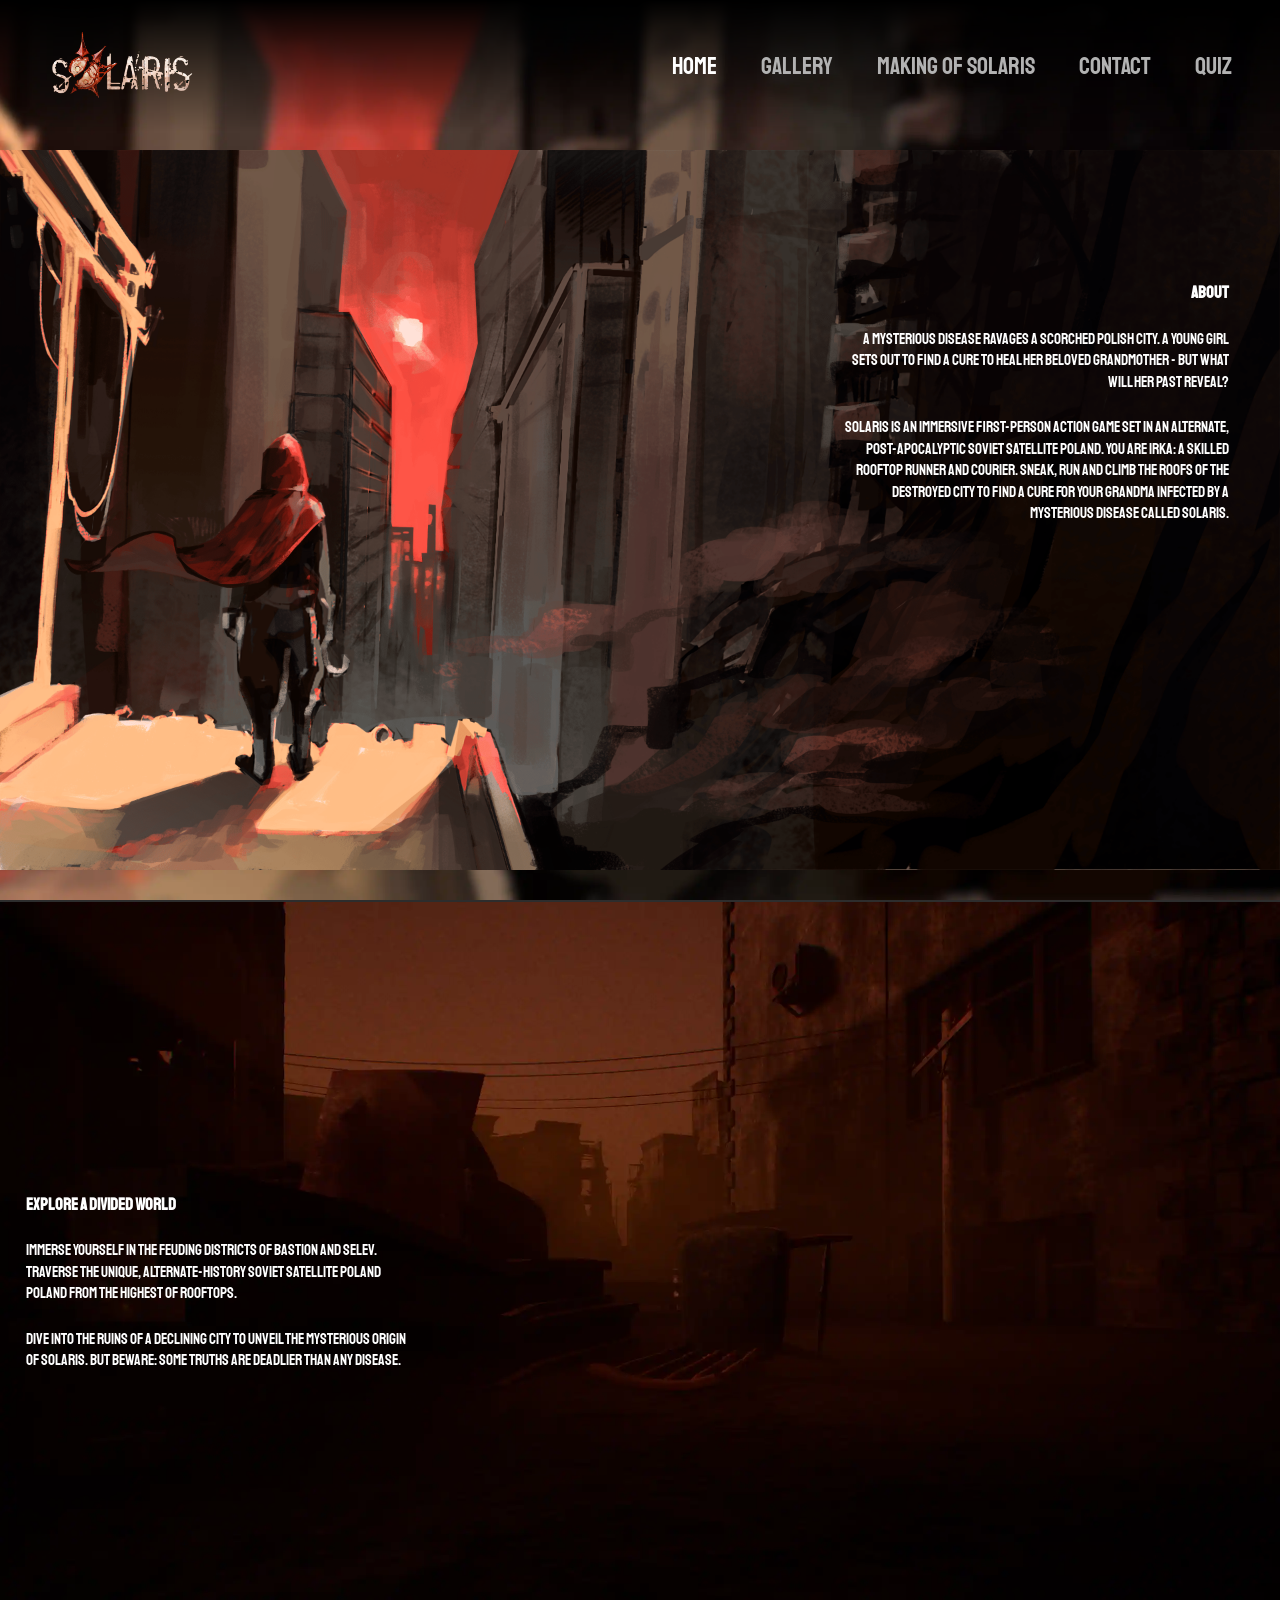
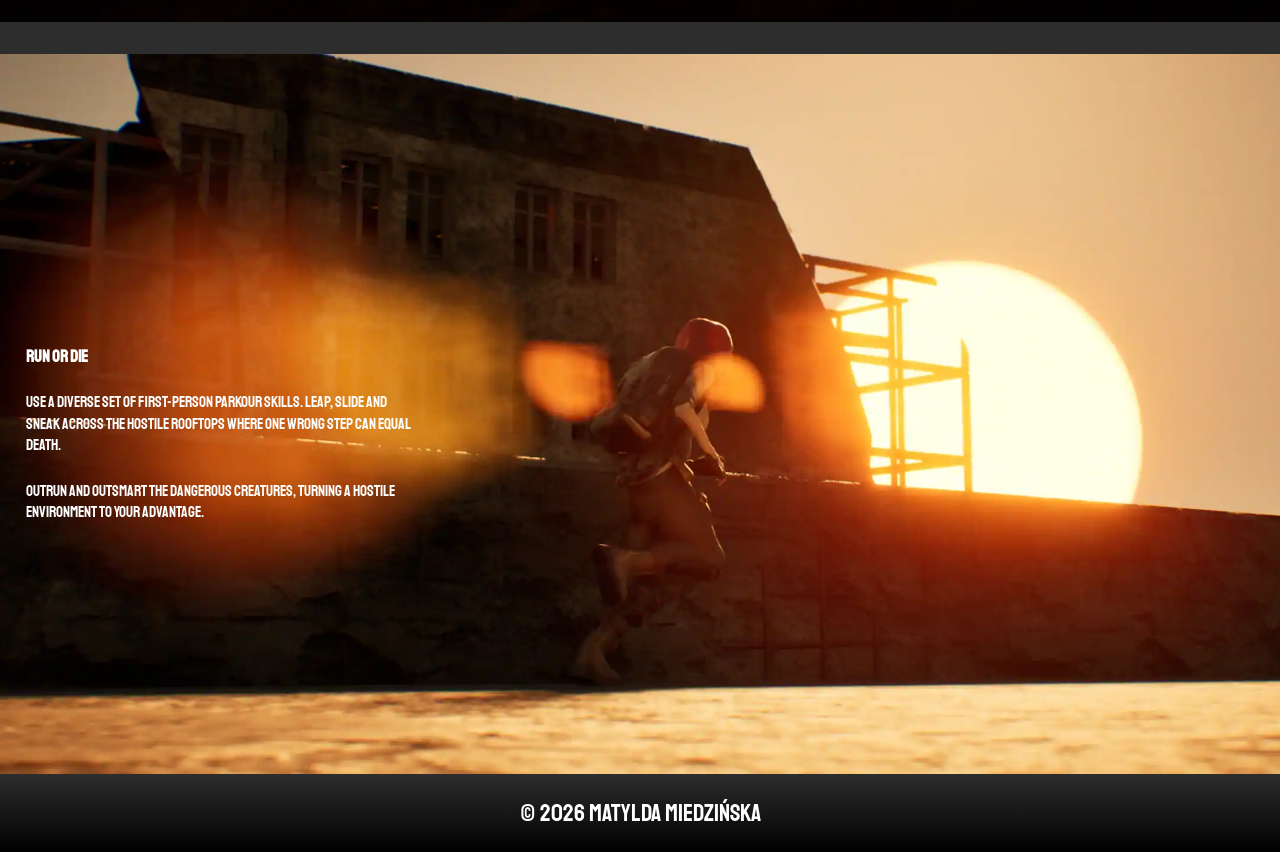
<file: index.html>
<!DOCTYPE html>
<html lang="pl">
<head>
    <meta charset="UTF-8">
    <meta name="viewport" content="width=device-width, initial-scale=1.0">
    <title>Home</title>
    <link rel="stylesheet" href="style.css">
    <link rel="preconnect" href="https://fonts.googleapis.com">
    <link rel="preconnect" href="https://fonts.gstatic.com" crossorigin>
    <link href="https://fonts.googleapis.com/css2?family=Staatliches&display=swap" rel="stylesheet">
    <link rel="stylesheet" href="https://cdnjs.cloudflare.com/ajax/libs/font-awesome/4.7.0/css/font-awesome.min.css">
</head>
<body class = "body-home">
    <header class="main-header">
        <img class="logo" src = "solaris_logo.png" alt="logo">
        <nav id="nav-links">
            <a href="index.html" class="navbar-link-active">Home</a>
            <a href="Gallery.html" class="navbar-link">Gallery</a>
            <a href="MakingOf.html" class="navbar-link">Making of Solaris</a>
            <a href="Contact.html" class="navbar-link">Contact</a>
            <a href="Quiz.html" class="navbar-link">Quiz</a>
            <a href="javascript:void(0);" class="icon navbar-link" onclick="openCloseMenu()">
        <i class="fa fa-bars"></i></a>
        </nav>
    </header>

    <div class="large-break"></div>

    <section class="home-about">

        <div class="home-bgd home-right" style="background-image: url('Home/bgd_animated.gif')" loading="lazy">
            
            <div class="home-bgd-text">
                <h2> About</h2>
                <p>A mysterious disease ravages a scorched Polish city. A young girl sets out to find a cure to heal her beloved grandmother - but what will her past reveal?</p>

                <p>Solaris is an immersive first-person action game set in an alternate, post-apocalyptic Soviet satellite Poland. You are Irka: a skilled rooftop runner and courier. Sneak, run and climb the roofs of the destroyed city to find a cure for your grandma infected by a mysterious disease called Solaris.</p>
                <iframe src="https://store.steampowered.com/widget/4945310/" style="width: 100%; min-height: 250px" scrolling="no" frameborder="0"></iframe>
            </div>

        </div>

        <div class="home-bgd home-left" style="background-image: url('Home/bgd2.webp')" loading="lazy">
            
            <div class="home-bgd-text">
                <h2> Explore a divided world</h2>
                <p>Immerse yourself in the feuding districts of Bastion and Selev. Traverse the unique, alternate-history Soviet satellite Poland Poland from the highest of rooftops.</p>
                <p>Dive into the ruins of a declining city to unveil the mysterious origin of Solaris. But beware: some truths are deadlier than any disease.</p>
                
            </div>

        </div>
        
    <div class="home-bgd home-left" style="background-image: url('Home/bgd3.webp')"loading="lazy"> 
            
            <div class="home-bgd-text">
                <h2> Run or die</h2>
                <p>Use a diverse set of first-person parkour skills. Leap, slide and sneak across the hostile rooftops where one wrong step can equal death.</p>
                <p> Outrun and outsmart the dangerous creatures, turning a hostile environment to your advantage.</p>
            </div>

        </div>

    </section>

    <footer class="main-footer">
        <p>&copy; 2026 Matylda Miedzińska</p>
    </footer>

    <script src="HamburgerMenu.js"></script>


</body>
</html>
</file>
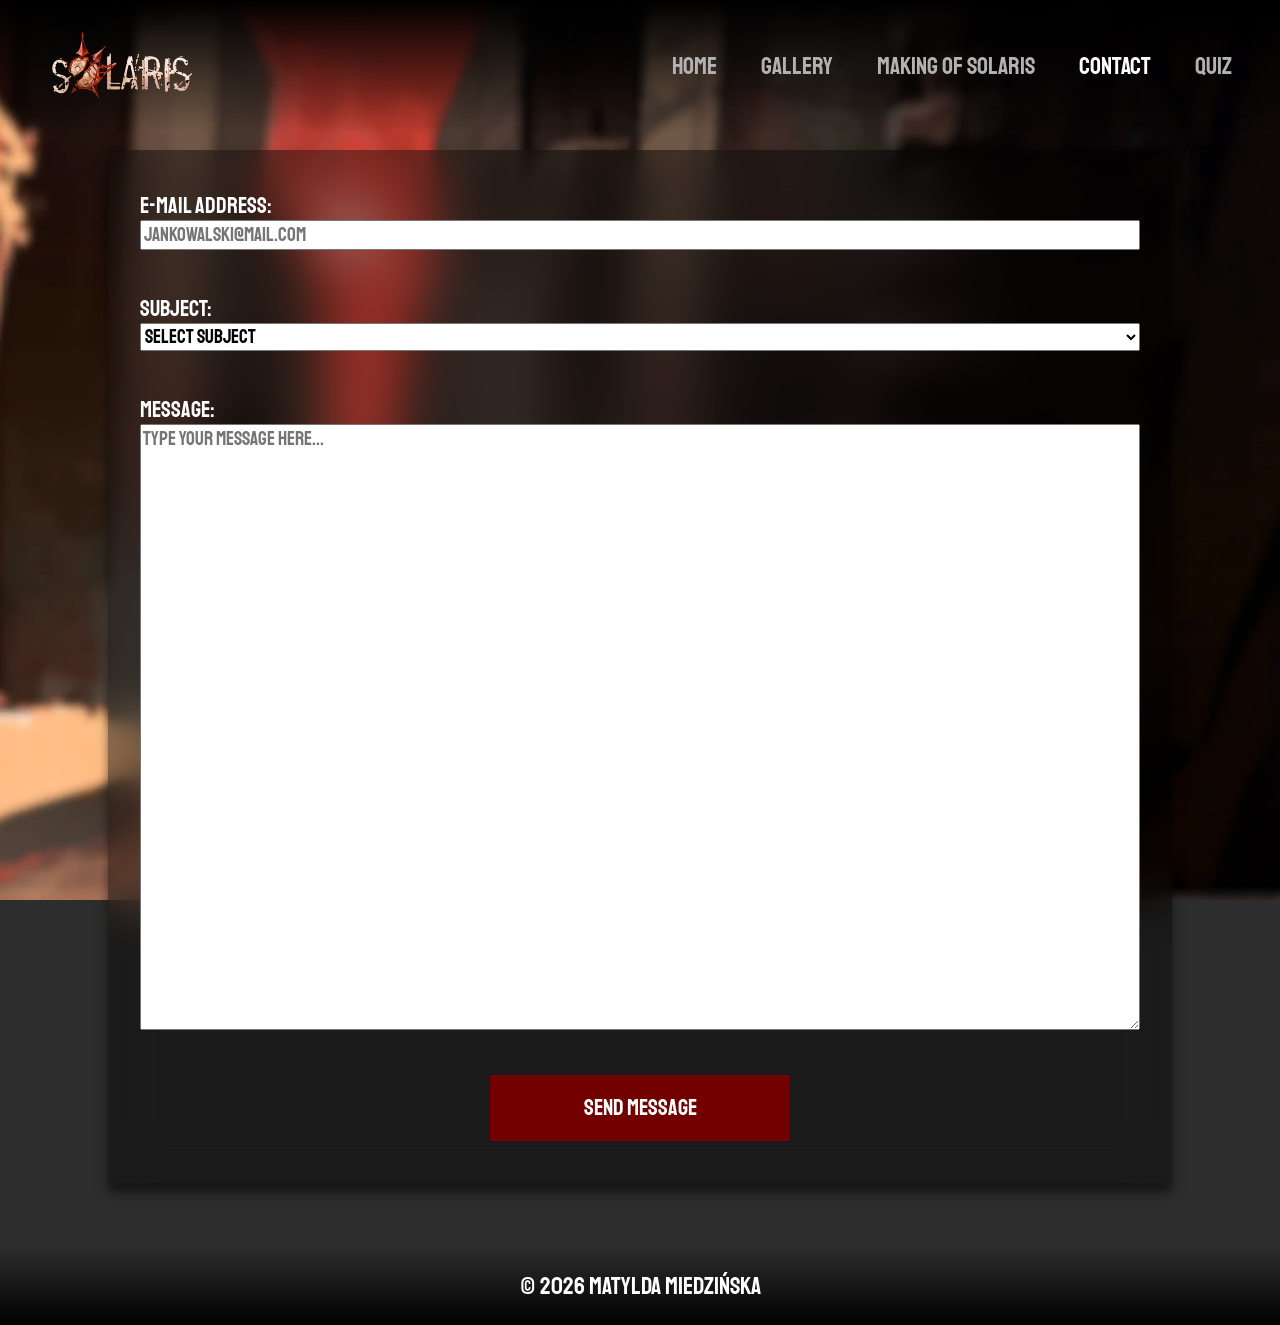
<file: Contact.html>
<!DOCTYPE html>
<html lang="pl">
<head>
    <meta charset="UTF-8">
    <meta name="viewport" content="width=device-width, initial-scale=1.0">
    <title>Contact</title>
    <link rel="stylesheet" href="style.css">
    <link rel="preconnect" href="https://fonts.googleapis.com">
    <link rel="preconnect" href="https://fonts.gstatic.com" crossorigin>
    <link href="https://fonts.googleapis.com/css2?family=Staatliches&display=swap" rel="stylesheet">
    <link rel="stylesheet" href="https://cdnjs.cloudflare.com/ajax/libs/font-awesome/4.7.0/css/font-awesome.min.css">
</head>
<body class = "body-home">
    <header class="main-header">
        <img class="logo" src = "solaris_logo.png" alt="logo">
        <nav id="nav-links">
            <a href="index.html" class="navbar-link">Home</a>
            <a href="Gallery.html" class="navbar-link">Gallery</a>
            <a href="MakingOf.html" class="navbar-link">Making of Solaris</a>
            <a href="Contact.html" class="navbar-link-active">Contact</a>
            <a href="Quiz.html" class="navbar-link">Quiz</a>
            <a href="javascript:void(0);" class="icon navbar-link" onclick="openCloseMenu()">
        <i class="fa fa-bars"></i></a>
        </nav>
    </header>
    <div class="large-break"></div>


    <form id="ContactForm">
        <div class = "contact-form">
            <div class = "form-element">
                <label for="email"> E-Mail Address:</label>
                <input type = "text" id="email" name="email" placeholder="jankowalski@mail.com" required minlength="5">
            </div>
            <div class = "form-element">
                <label for="subject"> Subject:</label>
                <select id="subject" name="subject" required>
                    <option value=""> Select subject</option>
                    <option value="feedback"> Feedback </option>
                    <option value="guide"> Gameplay guide </option>
                    <option value="report"> Bug report </option>
                    <option value="support"> Technical support </option>
                    <option value="collab"> Collaboration </option>
                </select>
            </div>

            <div class = "form-element">
                <label for="message"> Message:</label>
                <textarea id="message" rows="25" name="message" placeholder="Type your message here..."></textarea>
            </div>
            <div class = "form-element">
                <button type="submit" id="submitButton"> Send Message </button>
            </div>
        </div>

    </form>
    
    <script src="ContactForm.js"></script>
    
    <script src="HamburgerMenu.js"></script>

    
    <footer class="main-footer">
        <p>&copy; 2026 Matylda Miedzińska</p>
    </footer>
</body>
</html>
</file>
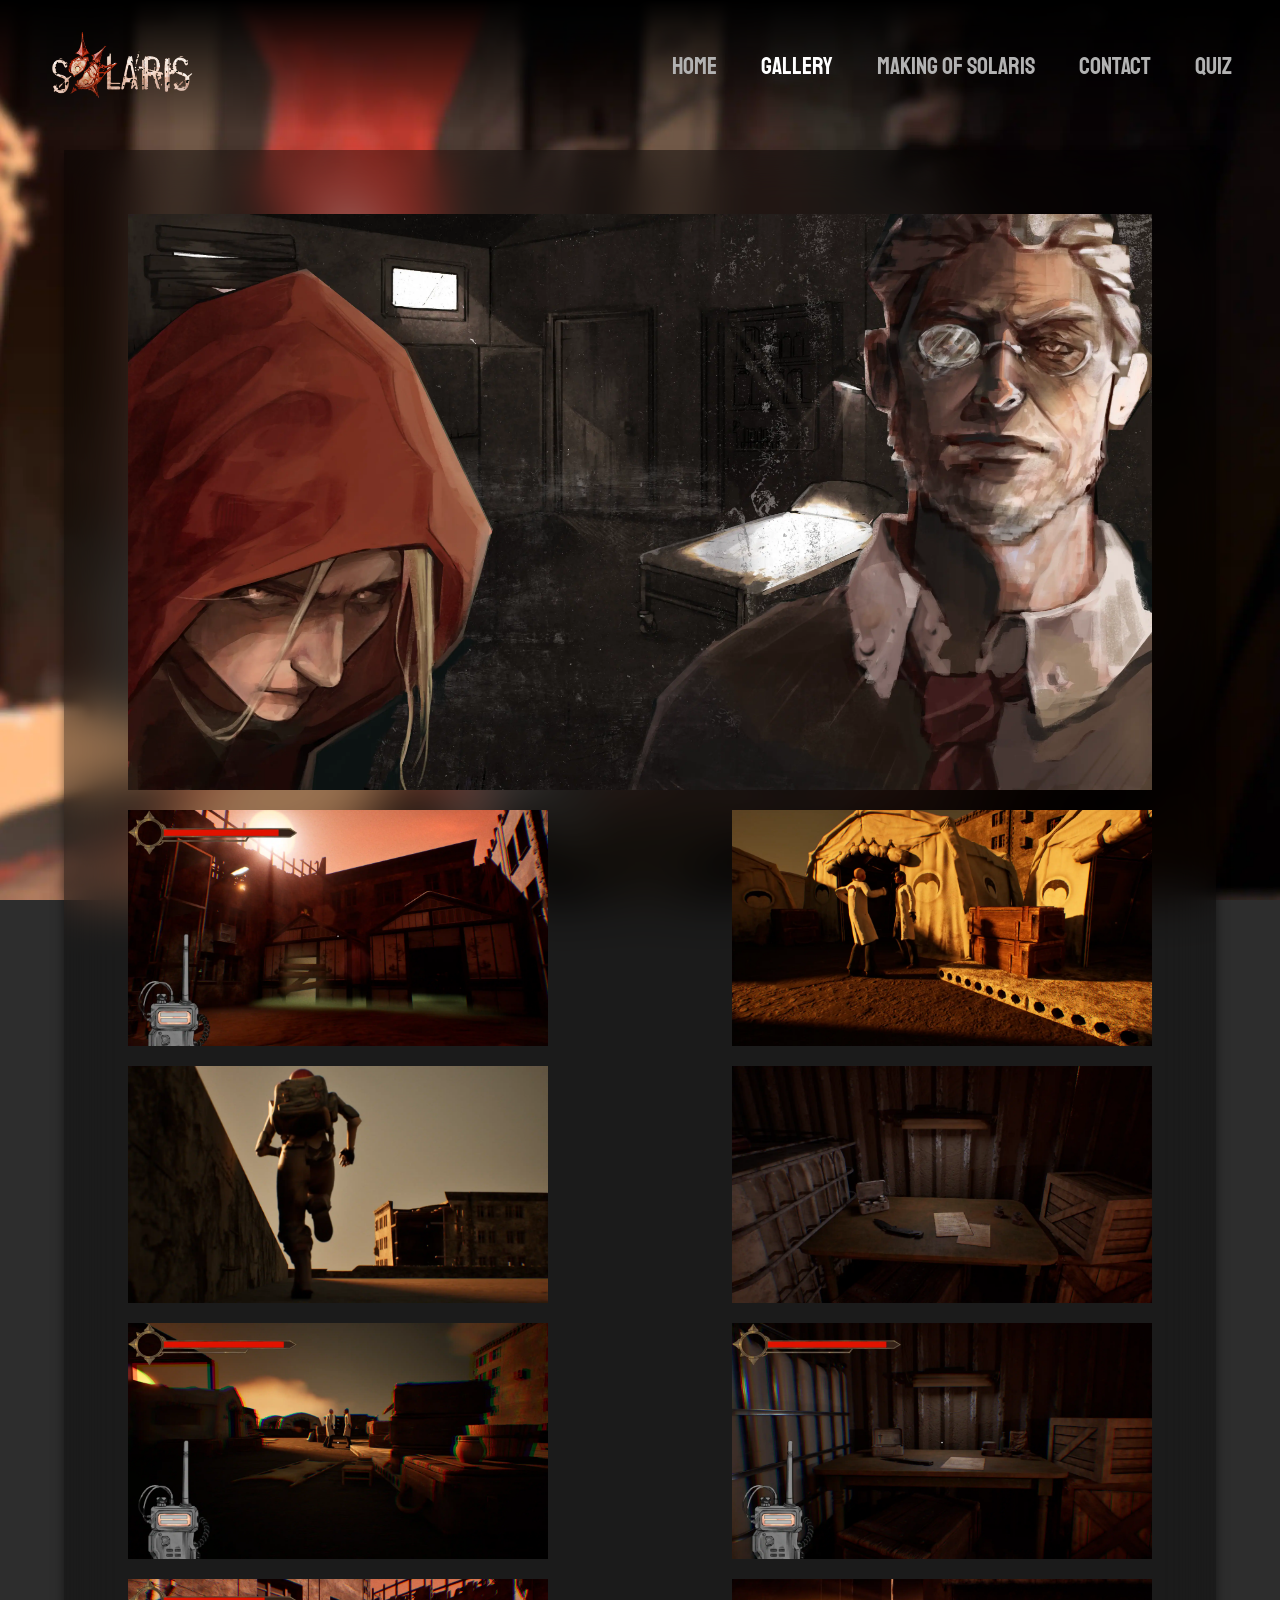
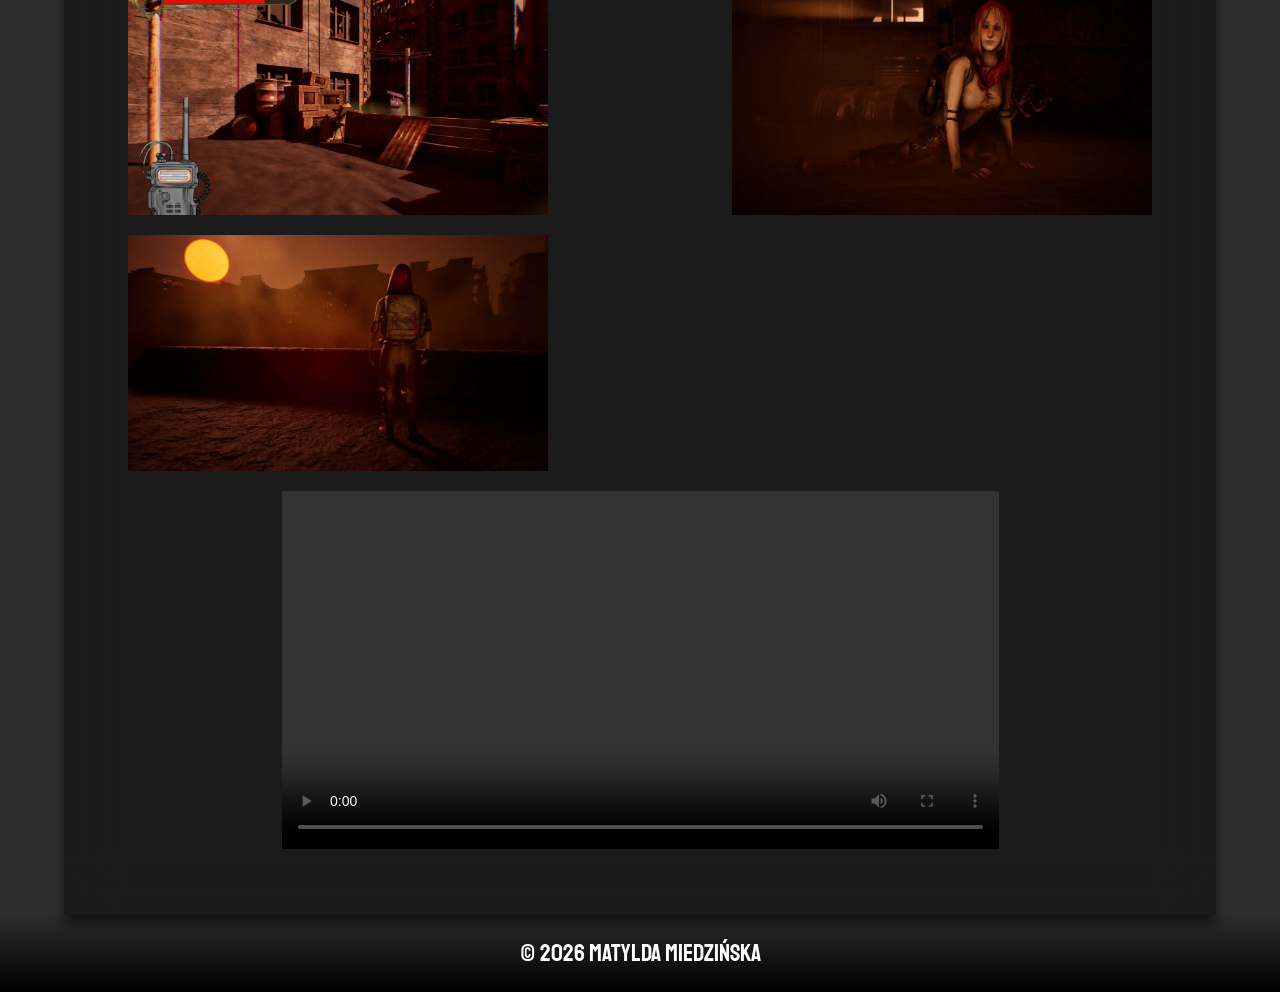
<file: Gallery.html>
<!DOCTYPE html>
<html lang="pl">
<head>
    <meta charset="UTF-8">
    <meta name="viewport" content="width=device-width, initial-scale=1.0">
    <title>Gallery</title>
    <link rel="stylesheet" href="style.css">
    <link rel="preconnect" href="https://fonts.googleapis.com">
    <link rel="preconnect" href="https://fonts.gstatic.com" crossorigin>
    <link href="https://fonts.googleapis.com/css2?family=Staatliches&display=swap" rel="stylesheet">
    <link rel="stylesheet" href="https://cdnjs.cloudflare.com/ajax/libs/font-awesome/4.7.0/css/font-awesome.min.css">
</head>
<body class = "body-home">
    <header class="main-header">
        <img class="logo" src = "solaris_logo.png" alt="logo">
        <nav id="nav-links">
            <a href="index.html" class="navbar-link">Home</a>
            <a href="Gallery.html" class="navbar-link-active">Gallery</a>
            <a href="MakingOf.html" class="navbar-link">Making of Solaris</a>
            <a href="Contact.html" class="navbar-link">Contact</a>
            <a href="Quiz.html" class="navbar-link">Quiz</a>
            <a href="javascript:void(0);" class="icon navbar-link" onclick="openCloseMenu()">
        <i class="fa fa-bars"></i></a>
        </nav>
    </header>
    <div class="large-break"></div>


    <div class="gallery-bgd">
    
        <img class="gallery-top-image" src= "Gallery/SolarisKeyVisual.webp">

        <div class="break"></div>

        <div class = "gallery">
            
            <img class="gallery-image" src = "Gallery/Screenshot1.webp">
            <img class="gallery-image" src = "Gallery/Screenshot2.webp">
            <img class="gallery-image" src = "Gallery/Screenshot3.webp">
            <img class="gallery-image" src = "Gallery/Screenshot4.webp">
            <img class="gallery-image" src = "Gallery/Screenshot5.webp">
            <img class="gallery-image" src = "Gallery/Screenshot6.webp">
            <img class="gallery-image" src = "Gallery/Screenshot7.webp">
            <img class="gallery-image" src = "Gallery/Screenshot8.webp">
            <img class="gallery-image" src = "Gallery/Screenshot9.webp">
        </div>

        <div class="break"></div>
        
        <div class = "central-container">
            <video width="70%" aspect-ratio="16/9" controls>
                <source src="Teaser.mp4" type="video/mp4">
            </video>
        </div>
    </div>
    
    <footer class="main-footer">
        <p>&copy; 2026 Matylda Miedzińska</p>
    </footer>
</body>
</html>
</file>
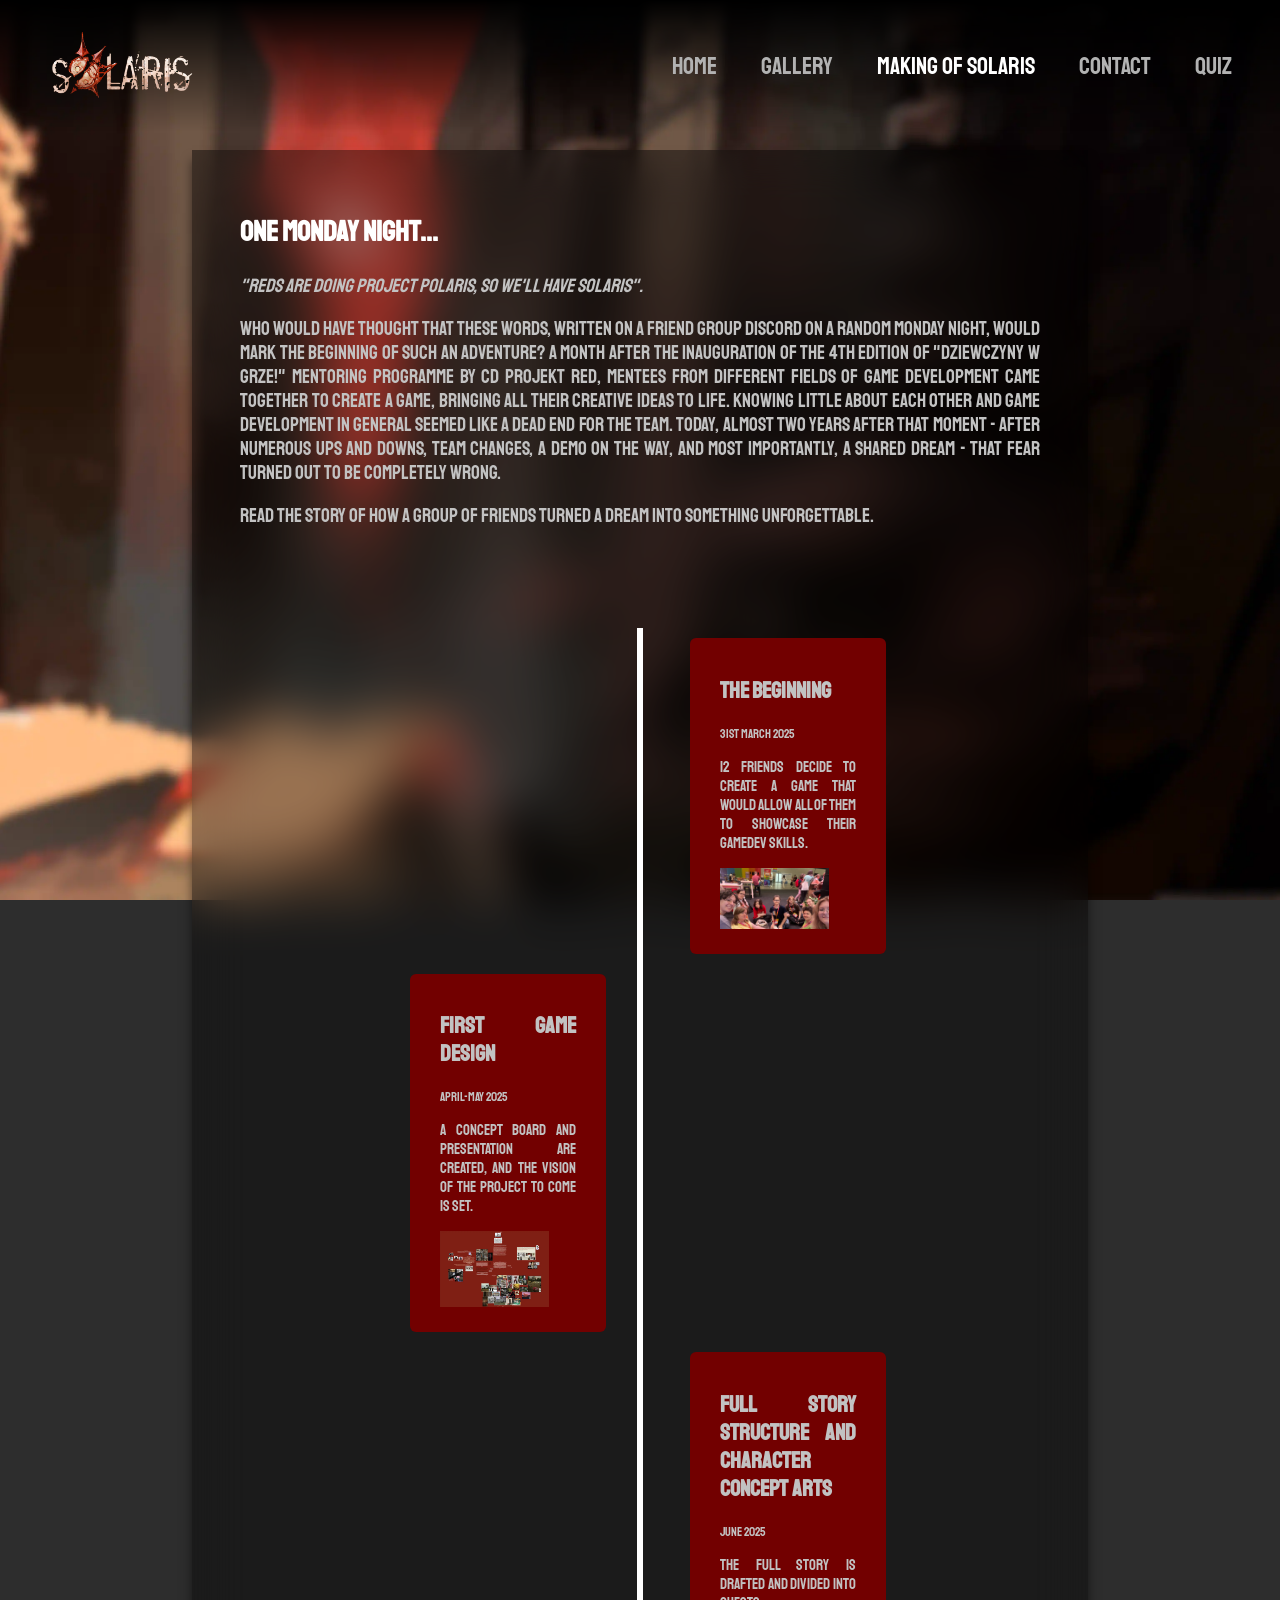
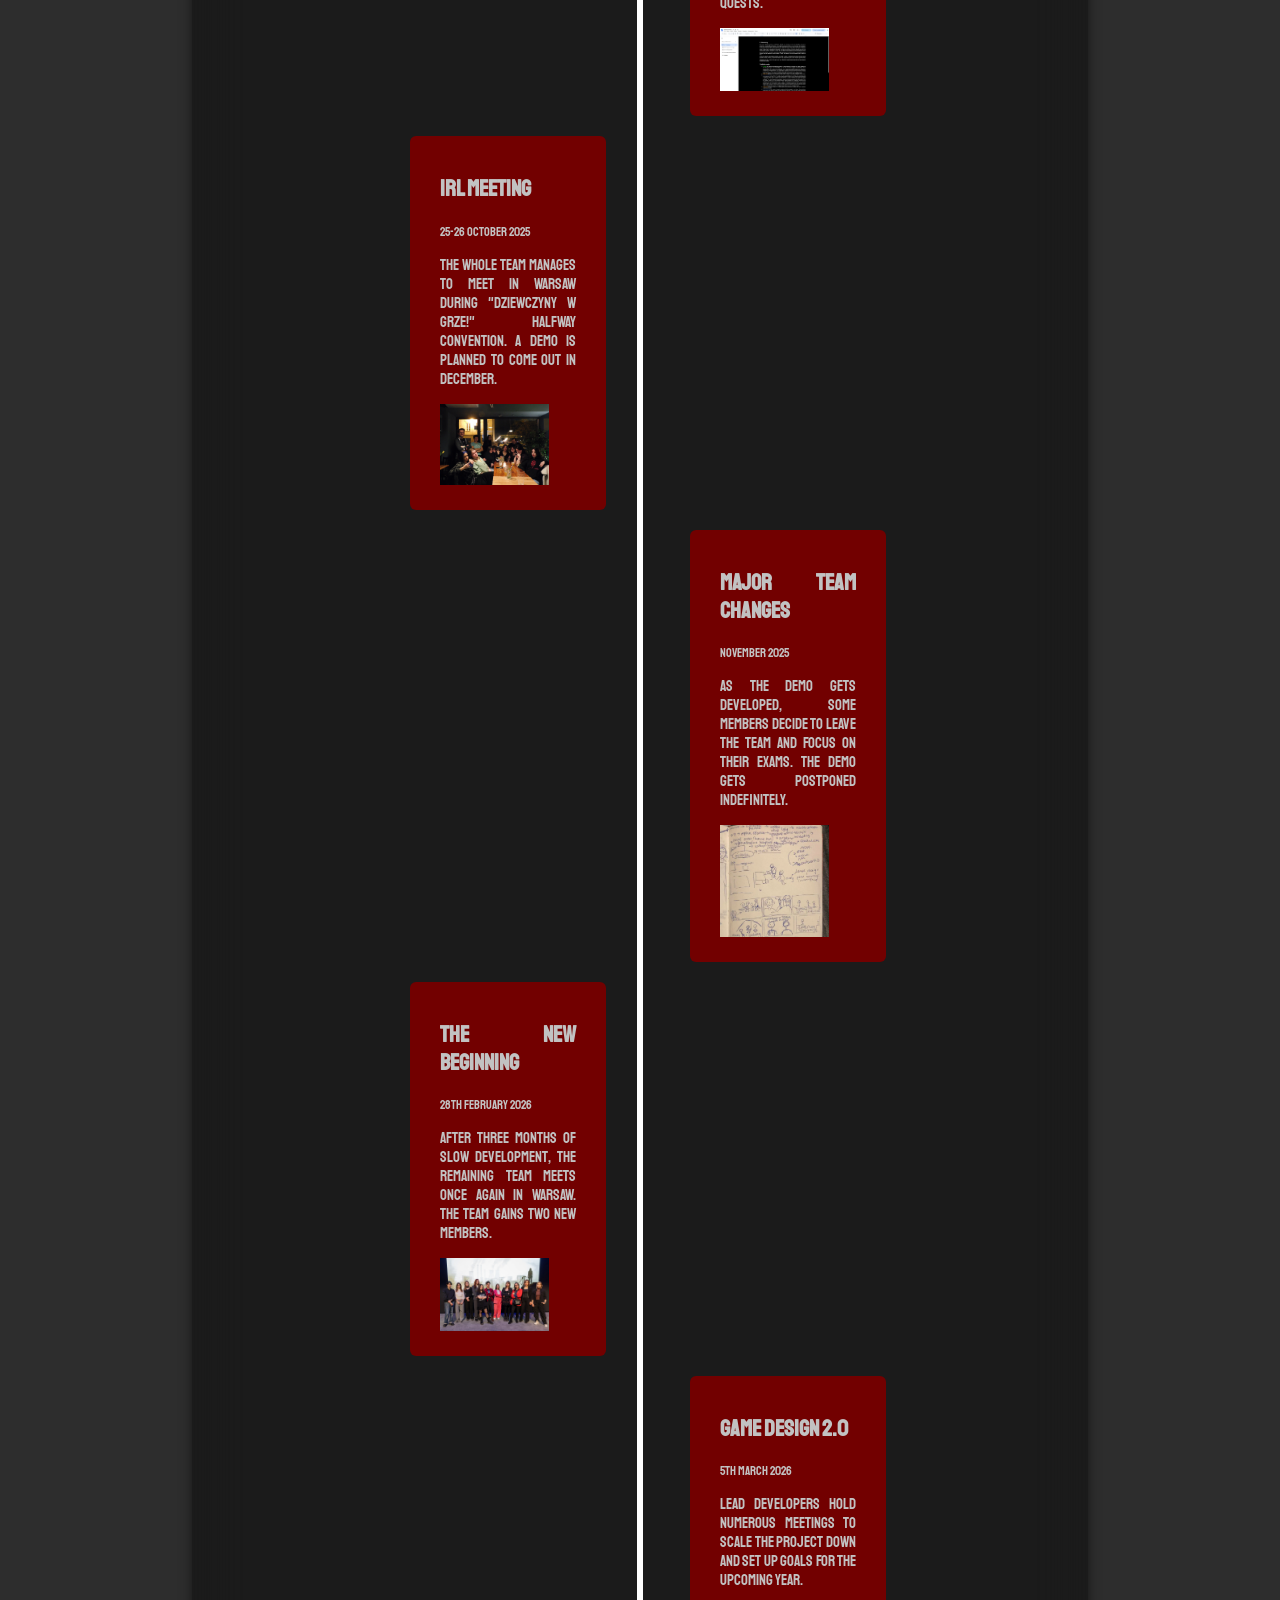
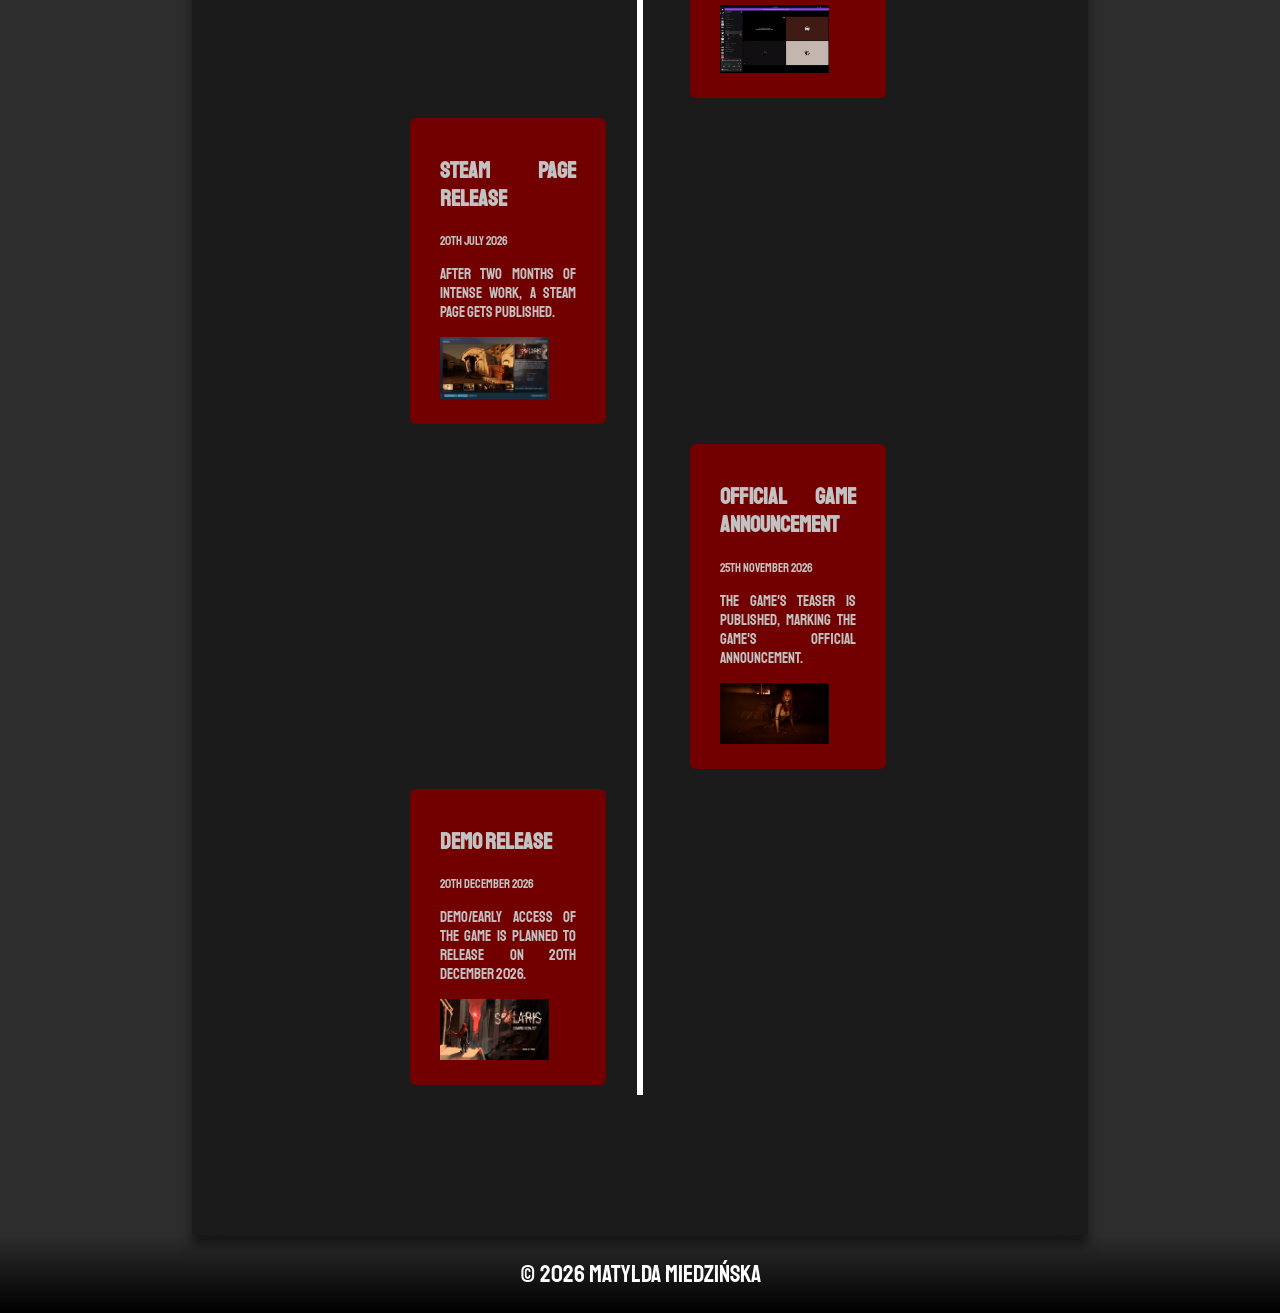
<file: MakingOf.html>
<!DOCTYPE html>
<html lang="pl">
<head>
    <meta charset="UTF-8">
    <meta name="viewport" content="width=device-width, initial-scale=1.0">
    <title>Making of Solaris</title>
    <link rel="stylesheet" href="style.css">
    <link rel="preconnect" href="https://fonts.googleapis.com">
    <link rel="preconnect" href="https://fonts.gstatic.com" crossorigin>
    <link href="https://fonts.googleapis.com/css2?family=Staatliches&display=swap" rel="stylesheet">
    <link rel="stylesheet" href="https://cdnjs.cloudflare.com/ajax/libs/font-awesome/4.7.0/css/font-awesome.min.css">
</head>
<body class = "body-home">
    <body class = "body-home">
    <header class="main-header">
        <img class="logo" src = "solaris_logo.png" alt="logo">
        <nav id="nav-links">
            <a href="index.html" class="navbar-link">Home</a>
            <a href="Gallery.html" class="navbar-link">Gallery</a>
            <a href="MakingOf.html" class="navbar-link-active">Making of Solaris</a>
            <a href="Contact.html" class="navbar-link">Contact</a>
            <a href="Quiz.html" class="navbar-link">Quiz</a>
            <a href="javascript:void(0);" class="icon navbar-link" onclick="openCloseMenu()">
        <i class="fa fa-bars"></i></a>
        </nav>
    </header>
    <div class="large-break"></div>


    <article class="article-container">

        <h1 style="color:#ffffff";>
        One Monday night...
        </h1>

        <p><i>"REDs are doing Project Polaris, so we'll have Solaris".</i></p>

        <p>Who would have thought that these words, written on a friend group Discord on a random Monday night, would mark the beginning of such an adventure? A month after the inauguration of the 4th edition of "Dziewczyny w grze!" mentoring programme by CD PROJEKT RED, mentees from different fields of game development came together to create a game, bringing all their creative ideas to life. Knowing little about each other and game development in general seemed like a dead end for the team. Today, almost two years after that moment - after numerous ups and downs, team changes, a demo on the way, and most importantly, a shared dream - that fear turned out to be completely wrong.</p>
        <p>Read the story of how a group of friends turned a dream into something unforgettable.</p>


        <div class = "timeline">
        
         <div class = "timeline-element right-container">
            <div class = "text-box">
                <h2> The beginning </h2>
                <small>31st March 2025</small>
                <p> 12 friends decide to create a game that would allow all of them to showcase their gamedev skills. </p>
                <image src="TimelinePhotos/Timeline1.webp" width="500"></image>
            </div>
        </div>

         <div class = "timeline-element left-container">
            <div class = "text-box">
                <h2> First game design </h2>
                <small> April-May 2025</small>
                <p> A concept board and presentation are created, and the vision of the project to come is set. </p>
                <image src="TimelinePhotos/Timeline2.webp" width="500"></image>
            </div>
        </div>
        <div class = "timeline-element right-container">
            <div class = "text-box">
                <h2> Full story structure and character concept arts </h2>
                <small> June 2025</small>
                <p> The full story is drafted and divided into quests. </p>
                <image src="TimelinePhotos/Timeline3.webp" width="500"></image>
            </div>
        </div>

        <div class = "timeline-element left-container">
            <div class = "text-box">
                <h2> IRL meeting </h2>
                <small> 25-26 October 2025</small>
                <p> The whole team manages to meet in Warsaw during "Dziewczyny w grze!" halfway convention. A demo is planned to come out in December. </p>
                <image src="TimelinePhotos/Timeline4.webp" width="500"></image>
            </div>
        </div>

        <div class = "timeline-element right-container">
            <div class = "text-box">
                <h2> Major team changes </h2>
                <small> November 2025 </small>
                <p> As the demo gets developed, some members decide to leave the team and focus on their exams. The demo gets postponed indefinitely. </p>
                <image src="TimelinePhotos/Timeline5.webp" width="500"></image>
            </div>
        </div>

        <div class = "timeline-element left-container">

            <div class = "text-box">
                <h2> The new beginning </h2>
                <small> 28th February 2026 </small>
                <p> After three months of slow development, the remaining team meets once again in Warsaw. The team gains two new members. </p>
                <image src="TimelinePhotos/Timeline6.webp" width="500"></image>
            </div>
        </div>

        <div class = "timeline-element right-container">
            <div class = "text-box">
                <h2> Game design 2.0 </h2>
                <small> 5th March 2026 </small>
                <p> Lead developers hold numerous meetings to scale the project down and set up goals for the upcoming year. </p>
                <image src="TimelinePhotos/Timeline7.webp" width="500"></image>
            </div>
        </div>

        <div class = "timeline-element left-container">
            <div class = "text-box">
                <h2> Steam Page Release </h2>
                <small> 20th July 2026 </small>
                <p> After two months of intense work, a steam page gets published. </p>
                <image src="TimelinePhotos/Timeline8.webp" width="500"></image>
            </div>
        </div>

        <div class = "timeline-element right-container">
            <div class = "text-box">
                <h2> Official Game Announcement </h2>
                <small> 25th November 2026 </small>
                <p> The game's teaser is published, marking the game's official announcement. </p>
                <image src="TimelinePhotos/Timeline9.webp" width="500"></image>
            </div>
        </div>
         <div class = "timeline-element left-container">

            <div class = "text-box">
                <h2> Demo Release </h2>
                <small> 20th December 2026 </small>
                <p> Demo/early access of the game is planned to release on 20th December 2026. </p>
                <image src="TimelinePhotos/Timeline10.webp" width="500"></image>
            </div>
        </div>

    </div>


    </article>

    <footer class="main-footer">
        <p>&copy; 2026 Matylda Miedzińska</p>
    </footer>
    
    <script src="HamburgerMenu.js"></script>

</body>


</html>
</file>
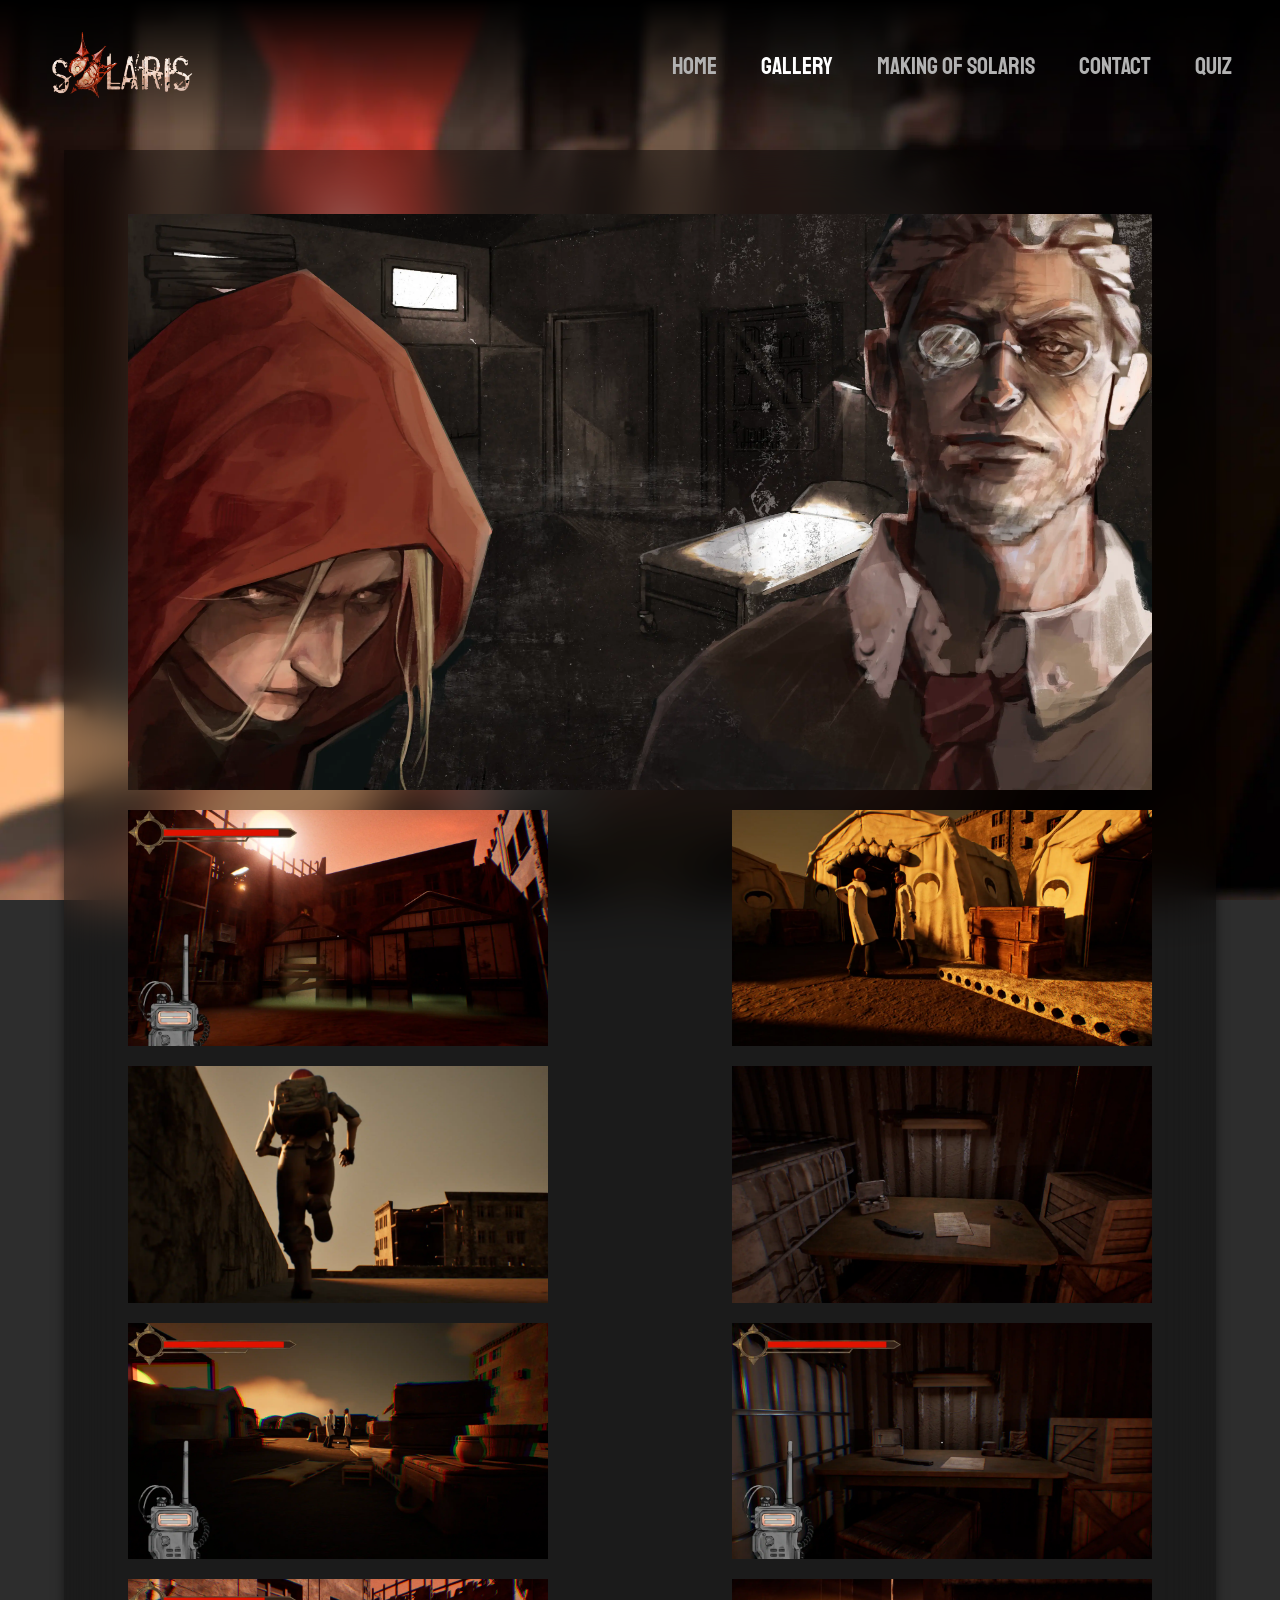
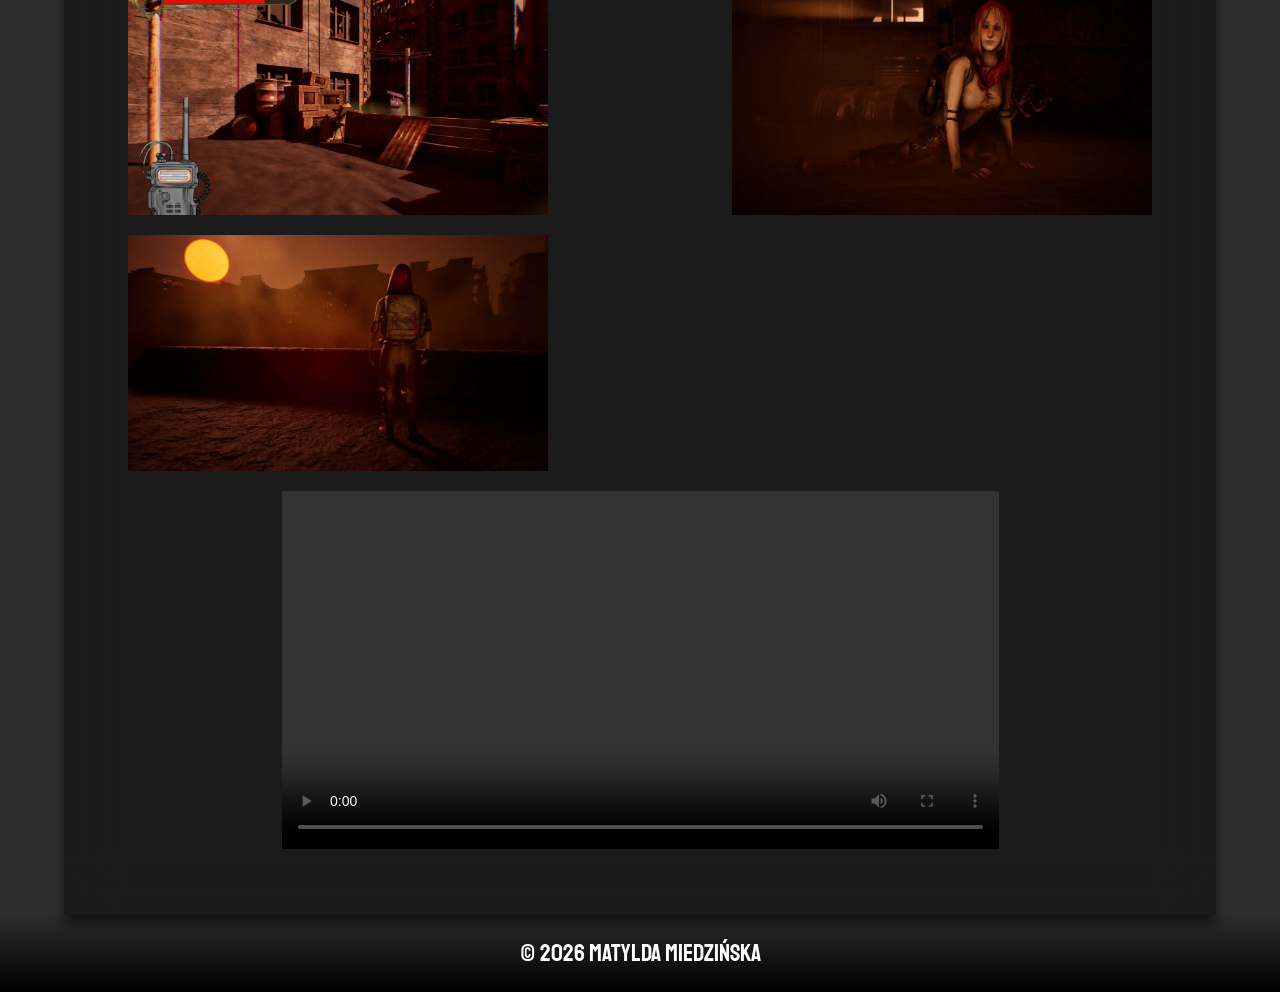
<file: Project1/Gallery.html>
<!DOCTYPE html>
<html lang="pl">
<head>
    <meta charset="UTF-8">
    <meta name="viewport" content="width=device-width, initial-scale=1.0">
    <title>Gallery</title>
    <link rel="stylesheet" href="style.css">
    <link rel="preconnect" href="https://fonts.googleapis.com">
    <link rel="preconnect" href="https://fonts.gstatic.com" crossorigin>
    <link href="https://fonts.googleapis.com/css2?family=Staatliches&display=swap" rel="stylesheet">
</head>
<body class = "body-home">
    <header class="main-header">
        <img class="logo" src = "solaris_logo.png" alt="logo">
        <nav class="nav-links">
            <a href="index.html" class="navbar-link">Home</a>
            <a href="Gallery.html" class="navbar-link-active">Gallery</a>
            <a href="MakingOf.html" class="navbar-link">Making of Solaris</a>
            <a href="Contact.html" class="navbar-link">Contact</a>
            <a href="Quiz.html" class="navbar-link">Quiz</a>
        </nav>
    </header>
    <div class="large-break"></div>


    <div class="gallery-bgd">
    
        <img class="gallery-top-image" src= "Gallery/SolarisKeyVisual.webp">

        <div class="break"></div>

        <div class = "gallery">
            
            <img class="gallery-image" src = "Gallery/Screenshot1.webp">
            <img class="gallery-image" src = "Gallery/Screenshot2.webp">
            <img class="gallery-image" src = "Gallery/Screenshot3.webp">
            <img class="gallery-image" src = "Gallery/Screenshot4.webp">
            <img class="gallery-image" src = "Gallery/Screenshot5.webp">
            <img class="gallery-image" src = "Gallery/Screenshot6.webp">
            <img class="gallery-image" src = "Gallery/Screenshot7.webp">
            <img class="gallery-image" src = "Gallery/Screenshot8.webp">
            <img class="gallery-image" src = "Gallery/Screenshot9.webp">
        </div>

        <div class="break"></div>
        
        <div class = "central-container">
            <video width="70%" aspect-ratio="16/9" controls>
                <source src="Teaser.mp4" type="video/mp4">
            </video>
        </div>
    </div>
    
    <footer class="main-footer">
        <p>&copy; 2026 Matylda Miedzińska</p>
    </footer>
</body>
</html>
</file>
<file: style.css>
.staatliches-regular {
  font-family: "Staatliches", sans-serif;
  font-weight: 400;
  font-style: normal;
  color: #ffffff;
}

html,body {
    font-family: "Staatliches", sans-serif;
    background-color: #2d2d2d;
    margin: 0;
    padding: 0;
    width: 100%;
    background-image: url('bgd_static.webp');
    background-size: cover;
    background-position: center;
    background-repeat: no-repeat;
    background-attachment: fixed;
}

.main-header {
    background: linear-gradient(to bottom, rgba(0, 0, 0, 1), transparent);
    color: white;
    padding: 2rem 3rem; 
    font-size: 1.5rem;
    display: flex;
    position: fixed;
    top: 0;
    left: 0;
    width: 100%;
    z-index: 1000;
    justify-content: space-between;
    align-items: center;
    box-sizing: border-box;
}

.navbar-link, .navbar-link-active {
    text-decoration: none;
    color: #b2b2b2;
    margin-left: 40px;
    transition: color 0.3s;
}

.navbar-link:hover, .navbar-link-active {
    color: #ffffff;
}

#nav-links .icon {
    display: none;
}

@media screen and (max-width: 750px) {
    #nav-links a:not(.icon) {
        display: none;
    }
    #nav-links .icon {
        display: block;
        position: absolute;
        right: 20px;
        top: 20px;
        font-size: 1.8rem;
    }
}
@media screen and (max-width: 750px) {
    #nav-links.responsive {
        position: absolute;
        top: 100%;
        left: 0;
        width: 100%;
        background-color: rgba(0, 0, 0, 0.95);
        display: flex;
        flex-direction: column;
        padding: 20px 0;
        text-align: center;
    }
    #nav-links.responsive a {
        display: block;
        margin: 12px 0;
        margin-left: 0; 
    }
    
    #nav-links.responsive .icon {
        position: static; 
        display: block;
        margin-bottom: 10px;
    }
}

.article-container{
    width: 70%;
    background-color: rgba(0, 0, 0, 0.4);
    margin-left: auto;
    margin-right: auto;
    text-align: justify;
    color: #c2c2c2;

    padding: 2.5rem 3rem;
    box-sizing: border-box;
    font-size: 1.2rem;

    box-shadow: 0 10px 10px rgba(0, 0, 0, 0.5);
    backdrop-filter: blur(25px);
}

.gallery-bgd {
    
    background-color: rgba(0, 0, 0, 0.4);
    box-shadow: 0 10px 10px rgba(0, 0, 0, 0.5);
    backdrop-filter: blur(25px);
    padding: 4rem 4rem;
    margin-left: auto;
    margin-right: auto;
    width: 80%;
}

.gallery{
    width: 100%;
    margin-left: auto;
    margin-right: auto;
    display: flex;
    flex-flow: row wrap;
    gap: 20px; 
    justify-content: space-between;
    align-items: center;
}

.gallery-image{
    max-width: 420px;
    width: 100%;
    aspect-ratio: 16/9;
}

.gallery-top-image{
    display: block; 
    width: 100%;
    aspect-ratio: 16/9;
    margin-left: auto;
    margin-right: auto;
}

.central-container{
    width: 100%;
    display: flex;
    gap: 40px;
    align-items: center;
    flex-direction: column;
    justify-content: center;
}

.break {
    margin-bottom: 20px; 
}

.large-break {
    margin-bottom: 150px; 
}


.logo{
    width: 100%;
    height: auto;
    max-width: 150px;
    display: block;
}

.home-right{
    text-align: right;
    justify-content: flex-end
}
.home-left{
    text-align: left;
    justify-content: flex-start;
}

.home-about{
    display: flex;
    align-items: center;
    flex-direction: column;
    gap: 2rem;
    width: 100%;
}

.home-bgd{
    max-width: 1920px;
    width: 100%;
    aspect-ratio: 16/9;
    
    background-size: cover;
    display: flex;
    align-items: center;
    background-position: center;
    color: white;
}

.home-bgd-text{
    font-family: "Staatliches", sans-serif;
    max-width: 400px;
    width: 30vw;
    margin-top: 4vw;
    margin-right: 4vw;
    margin-left: 2vw;
    color: white;
}
.home-bgd-text p {
    font-size: clamp(0.8rem, 1.2vw, 1.8rem); 
    line-height: 1.4;
    margin-bottom: 1.5rem;
}

.home-bgd-text h2 {
    font-size: clamp(0.9rem, 1.3vw, 2rem); 
    line-height: 1.4;
    margin-bottom: 1.5rem;
}


.main-footer {
    background: linear-gradient(to top, rgba(0, 0, 0, 1), transparent);
    color: white;
    font-size: 1.5rem;

    display: flex;
    width: 100%;
    z-index: 1000;
    justify-content: space-between;
    align-items: center;
    justify-content: center;
    box-sizing: border-box;
}
.timeline{
    position: relative;
    width: 70%;
    margin: 100px auto;
}

.timeline-element{
    padding: 10px 50px;
    position: relative;
    display: flex;
    flex-direction: column;
    justify-content: center;
    align-items: center;
    width: 35%;
    z-index: 1;
    animation: movedown 1s linear forwards;
    opacity: 0;
}
.text-box{
    padding: 20px 30px;
    background: #720000;
    position: relative;
    border-radius: 6px;
    font-size: 15px;
}
.left-container{
    left:0;
}
.right-container{
    left:50%;
}

.timeline-element img{
    max-width: 80%;
    position: relative;
    transition: transform 0.3s ease; 
}

.timeline-element img:hover {
    z-index: 999;
    transform: scale(2); 
}

.timeline::after{
    content: ' ';
    position: absolute;
    width: 6px;
    height: 100%;
    background: #ffffff;
    top: 0;
    left: 50%;
    margin-left: -3px;
    animation: moveline 10s linear forwards;
}

@keyframes moveline{
    0%{
        height: 0;
    }
    100%{
        height: 100%;
    }
}

@keyframes movedown{
    0%{
        opacity: 0;
        transform: translateY(-30px);
    }
    100%{
        opacity: 1;
        transform: translateY(0px);
    }
}

.timeline-element:nth-child(1){
    animation-delay: 0s;
}

.timeline-element:nth-child(2){
    animation-delay: 1s;
}

.timeline-element:nth-child(3){
    animation-delay: 2s;
}

.timeline-element:nth-child(4){
    animation-delay: 3s;
}

.timeline-element:nth-child(5){
    animation-delay: 4s;
}

.timeline-element:nth-child(6){
    animation-delay: 5s;
}
.timeline-element:nth-child(7){
    animation-delay: 6s;
}
.timeline-element:nth-child(8){
    animation-delay: 7s;
}
.timeline-element:nth-child(9){
    animation-delay: 8s;
}
.timeline-element:nth-child(10){
    animation-delay: 9s;
}


.contact-form {
    display: flex;
    flex-direction: column; 
    
    background-color: rgba(0, 0, 0, 0.4);
    box-shadow: 0 10px 10px rgba(0, 0, 0, 0.5);
    backdrop-filter: blur(25px);
    
    gap: 25px; 
    width: 90%;
    height: 100%;
    min-height: 90vh;
    max-width: 1000px; 
    margin: 4rem auto;
    padding: 2rem;

    align-items: center;
    justify-content: center;
    
}

.contact-form select,
.contact-form input, 
.contact-form textarea
{
    font-family: "Staatliches", sans-serif;
    color: #000000;
    font-size: 1.2rem;
    width: 100%;
    max-width: 100%;
    box-sizing: border-box;
}


.contact-form button{
    font-family: "Staatliches", sans-serif;
    color: #ffffff;
    background-color: #720000;
    width: 30%;
    height: auto;
    font-size: 1.4rem;
    border: none;
    cursor: pointer;
    padding: 1.2rem 1.2rem;
    align-self: center;
}

.form-element {
    font-family: "Staatliches", sans-serif;
    color: #ffffff;
    display: flex;
    flex-direction: column;
    font-size: 1.4rem;
    padding: 10px;
    width: 100%;
}

.quiz-container{
    display: flex;
    flex-direction: column; 
    
    background-color: rgba(0, 0, 0, 0.4);
    box-shadow: 0 10px 10px rgba(0, 0, 0, 0.5);
    backdrop-filter: blur(25px);
    
    width: 70%;
    height: 100%;
    min-height: 80vh;
    margin: 2rem auto;
    
    align-items: center;
    justify-content: center;

    gap: 1.5rem;

    font-size: 1.8rem;
    color: #ffffff;
}
.quiz-container p{
    width:50%;
    margin: 0 auto;
    text-align: center;
}

.question-container{
    font-size: 1.8rem;
    color: #ffffff;
}

.answer-button{
    font-family: "Staatliches", sans-serif;
    color: #ffffff;
    background-color: #720000;
    width: 60%;
    height: 60%;
    font-size: 1.4rem;
    border: none;
    cursor: pointer;
    padding: 1.2rem 1.2rem;
    align-self: center;
    transition: background-color 0.3s;
}
.answer-button:hover{
    background-color: #480000;
}
</file>
<file: Project1/style.css>
.staatliches-regular {
  font-family: "Staatliches", sans-serif;
  font-weight: 400;
  font-style: normal;
  color: #ffffff;
}

html,body {
    font-family: "Staatliches", sans-serif;
    background-color: #2d2d2d;
    margin: 0;
    padding: 0;
    width: 100%;
    background-image: url('bgd_static.webp');
    background-size: cover;
    background-position: center;
    background-repeat: no-repeat;
    background-attachment: fixed;
}

.main-header {
    background: linear-gradient(to bottom, rgba(0, 0, 0, 1), transparent);
    color: white;
    padding: 2rem 3rem; 
    font-size: 1.5rem;
    display: flex;
    position: fixed;
    top: 0;
    left: 0;
    width: 100%;
    z-index: 1000;
    justify-content: space-between;
    align-items: center;
    box-sizing: border-box;
}

.navbar-link, .navbar-link-active {
    text-decoration: none;
    color: #b2b2b2;
    margin-left: 40px;
    transition: color 0.3s;
}

.navbar-link:hover, .navbar-link-active {
    color: #ffffff;
}

#nav-links .icon {
    display: none;
}

@media screen and (max-width: 750px) {
    #nav-links a:not(.icon) {
        display: none;
    }
    #nav-links .icon {
        display: block;
        position: absolute;
        right: 20px;
        top: 20px;
        font-size: 1.8rem;
    }
}
@media screen and (max-width: 750px) {
    #nav-links.responsive {
        position: absolute;
        top: 100%;
        left: 0;
        width: 100%;
        background-color: rgba(0, 0, 0, 0.95);
        display: flex;
        flex-direction: column;
        padding: 20px 0;
        text-align: center;
    }
    #nav-links.responsive a {
        display: block;
        margin: 12px 0;
        margin-left: 0; 
    }
    
    #nav-links.responsive .icon {
        position: static; 
        display: block;
        margin-bottom: 10px;
    }
}

.article-container{
    width: 70%;
    background-color: rgba(0, 0, 0, 0.4);
    margin-left: auto;
    margin-right: auto;
    text-align: justify;
    color: #c2c2c2;

    padding: 2.5rem 3rem;
    box-sizing: border-box;
    font-size: 1.2rem;

    box-shadow: 0 10px 10px rgba(0, 0, 0, 0.5);
    backdrop-filter: blur(25px);
}

.gallery-bgd {
    
    background-color: rgba(0, 0, 0, 0.4);
    box-shadow: 0 10px 10px rgba(0, 0, 0, 0.5);
    backdrop-filter: blur(25px);
    padding: 4rem 4rem;
    margin-left: auto;
    margin-right: auto;
    width: 80%;
}

.gallery{
    width: 100%;
    margin-left: auto;
    margin-right: auto;
    display: flex;
    flex-flow: row wrap;
    gap: 20px; 
    justify-content: space-between;
    align-items: center;
}

.gallery-image{
    max-width: 420px;
    width: 100%;
    aspect-ratio: 16/9;
}

.gallery-top-image{
    display: block; 
    width: 100%;
    aspect-ratio: 16/9;
    margin-left: auto;
    margin-right: auto;
}

.central-container{
    width: 100%;
    display: flex;
    gap: 40px;
    align-items: center;
    flex-direction: column;
    justify-content: center;
}

.break {
    margin-bottom: 20px; 
}

.large-break {
    margin-bottom: 150px; 
}


.logo{
    width: 100%;
    height: auto;
    max-width: 150px;
    display: block;
}

.home-right{
    text-align: right;
    justify-content: flex-end
}
.home-left{
    text-align: left;
    justify-content: flex-start;
}

.home-about{
    display: flex;
    align-items: center;
    flex-direction: column;
    gap: 2rem;
    width: 100%;
}

.home-bgd{
    max-width: 1920px;
    width: 100%;
    aspect-ratio: 16/9;
    
    background-size: cover;
    display: flex;
    align-items: center;
    background-position: center;
    color: white;
}

.home-bgd-text{
    font-family: "Staatliches", sans-serif;
    max-width: 400px;
    width: 30vw;
    margin-top: 4vw;
    margin-right: 4vw;
    margin-left: 2vw;
    color: white;
}
.home-bgd-text p {
    font-size: clamp(0.8rem, 1.2vw, 1.8rem); 
    line-height: 1.4;
    margin-bottom: 1.5rem;
}

.home-bgd-text h2 {
    font-size: clamp(0.9rem, 1.3vw, 2rem); 
    line-height: 1.4;
    margin-bottom: 1.5rem;
}


.main-footer {
    background: linear-gradient(to top, rgba(0, 0, 0, 1), transparent);
    color: white;
    font-size: 1.5rem;

    display: flex;
    width: 100%;
    z-index: 1000;
    justify-content: space-between;
    align-items: center;
    justify-content: center;
    box-sizing: border-box;
}
.timeline{
    position: relative;
    width: 70%;
    margin: 100px auto;
}

.timeline-element{
    padding: 10px 50px;
    position: relative;
    display: flex;
    flex-direction: column;
    justify-content: center;
    align-items: center;
    width: 35%;
    z-index: 1;
    animation: movedown 1s linear forwards;
    opacity: 0;
}
.text-box{
    padding: 20px 30px;
    background: #720000;
    position: relative;
    border-radius: 6px;
    font-size: 15px;
}
.left-container{
    left:0;
}
.right-container{
    left:50%;
}

.timeline-element img{
    max-width: 80%;
    position: relative;
    transition: transform 0.3s ease; 
}

.timeline-element img:hover {
    z-index: 999;
    transform: scale(2); 
}

.timeline::after{
    content: ' ';
    position: absolute;
    width: 6px;
    height: 100%;
    background: #ffffff;
    top: 0;
    left: 50%;
    margin-left: -3px;
    animation: moveline 10s linear forwards;
}

@keyframes moveline{
    0%{
        height: 0;
    }
    100%{
        height: 100%;
    }
}

@keyframes movedown{
    0%{
        opacity: 0;
        transform: translateY(-30px);
    }
    100%{
        opacity: 1;
        transform: translateY(0px);
    }
}

.timeline-element:nth-child(1){
    animation-delay: 0s;
}

.timeline-element:nth-child(2){
    animation-delay: 1s;
}

.timeline-element:nth-child(3){
    animation-delay: 2s;
}

.timeline-element:nth-child(4){
    animation-delay: 3s;
}

.timeline-element:nth-child(5){
    animation-delay: 4s;
}

.timeline-element:nth-child(6){
    animation-delay: 5s;
}
.timeline-element:nth-child(7){
    animation-delay: 6s;
}
.timeline-element:nth-child(8){
    animation-delay: 7s;
}
.timeline-element:nth-child(9){
    animation-delay: 8s;
}
.timeline-element:nth-child(10){
    animation-delay: 9s;
}


.contact-form {
    display: flex;
    flex-direction: column; 
    
    background-color: rgba(0, 0, 0, 0.4);
    box-shadow: 0 10px 10px rgba(0, 0, 0, 0.5);
    backdrop-filter: blur(25px);
    
    gap: 25px; 
    width: 90%;
    height: 100%;
    min-height: 90vh;
    max-width: 1000px; 
    margin: 4rem auto;
    padding: 2rem;

    align-items: center;
    justify-content: center;
    
}

.contact-form select,
.contact-form input, 
.contact-form textarea
{
    font-family: "Staatliches", sans-serif;
    color: #000000;
    font-size: 1.2rem;
    width: 100%;
    max-width: 100%;
    box-sizing: border-box;
}


.contact-form button{
    font-family: "Staatliches", sans-serif;
    color: #ffffff;
    background-color: #720000;
    width: 30%;
    height: auto;
    font-size: 1.4rem;
    border: none;
    cursor: pointer;
    padding: 1.2rem 1.2rem;
    align-self: center;
}

.form-element {
    font-family: "Staatliches", sans-serif;
    color: #ffffff;
    display: flex;
    flex-direction: column;
    font-size: 1.4rem;
    padding: 10px;
    width: 100%;
}

.quiz-container{
    display: flex;
    flex-direction: column; 
    
    background-color: rgba(0, 0, 0, 0.4);
    box-shadow: 0 10px 10px rgba(0, 0, 0, 0.5);
    backdrop-filter: blur(25px);
    
    width: 70%;
    height: 100%;
    min-height: 80vh;
    margin: 2rem auto;
    
    align-items: center;
    justify-content: center;

    gap: 1.5rem;

    font-size: 1.8rem;
    color: #ffffff;
}
.quiz-container p{
    width:50%;
    margin: 0 auto;
    text-align: center;
}

.question-container{
    font-size: 1.8rem;
    color: #ffffff;
}

.answer-button{
    font-family: "Staatliches", sans-serif;
    color: #ffffff;
    background-color: #720000;
    width: 60%;
    height: 60%;
    font-size: 1.4rem;
    border: none;
    cursor: pointer;
    padding: 1.2rem 1.2rem;
    align-self: center;
    transition: background-color 0.3s;
}
.answer-button:hover{
    background-color: #480000;
}
</file>
